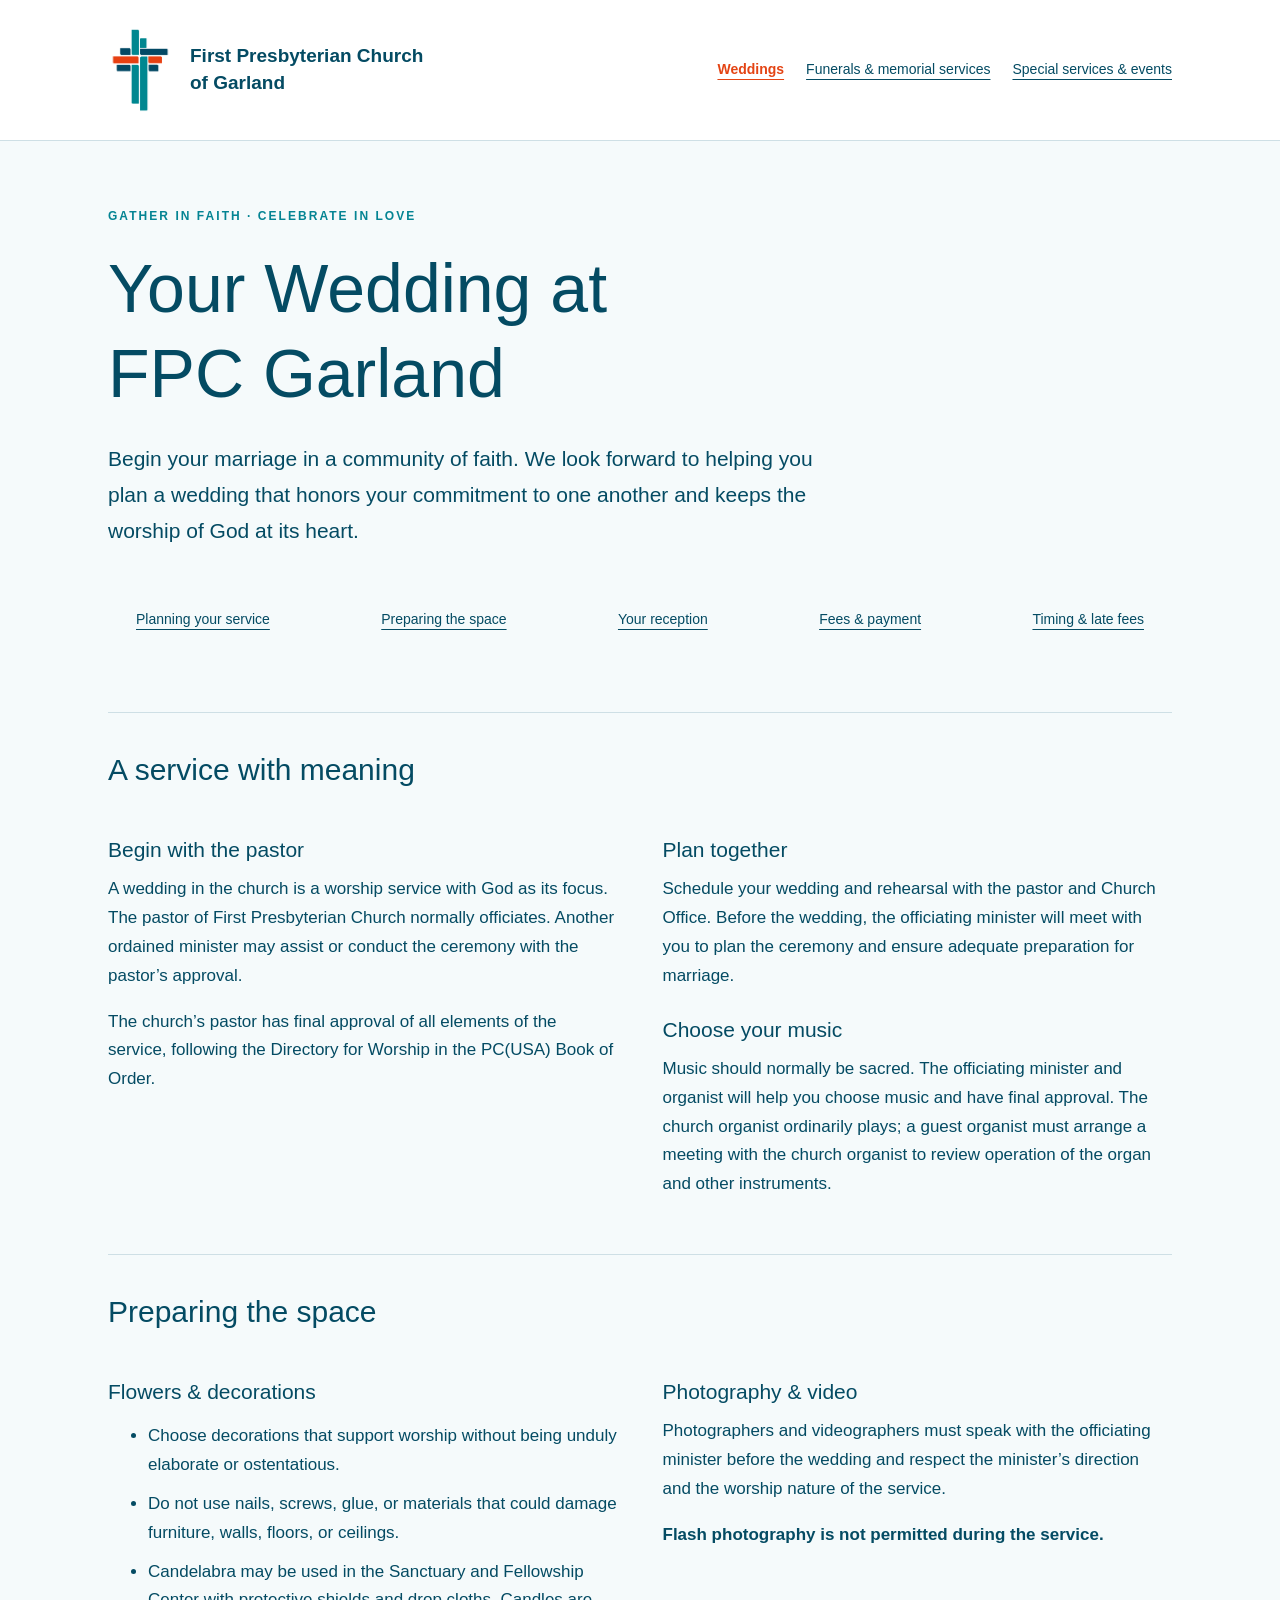
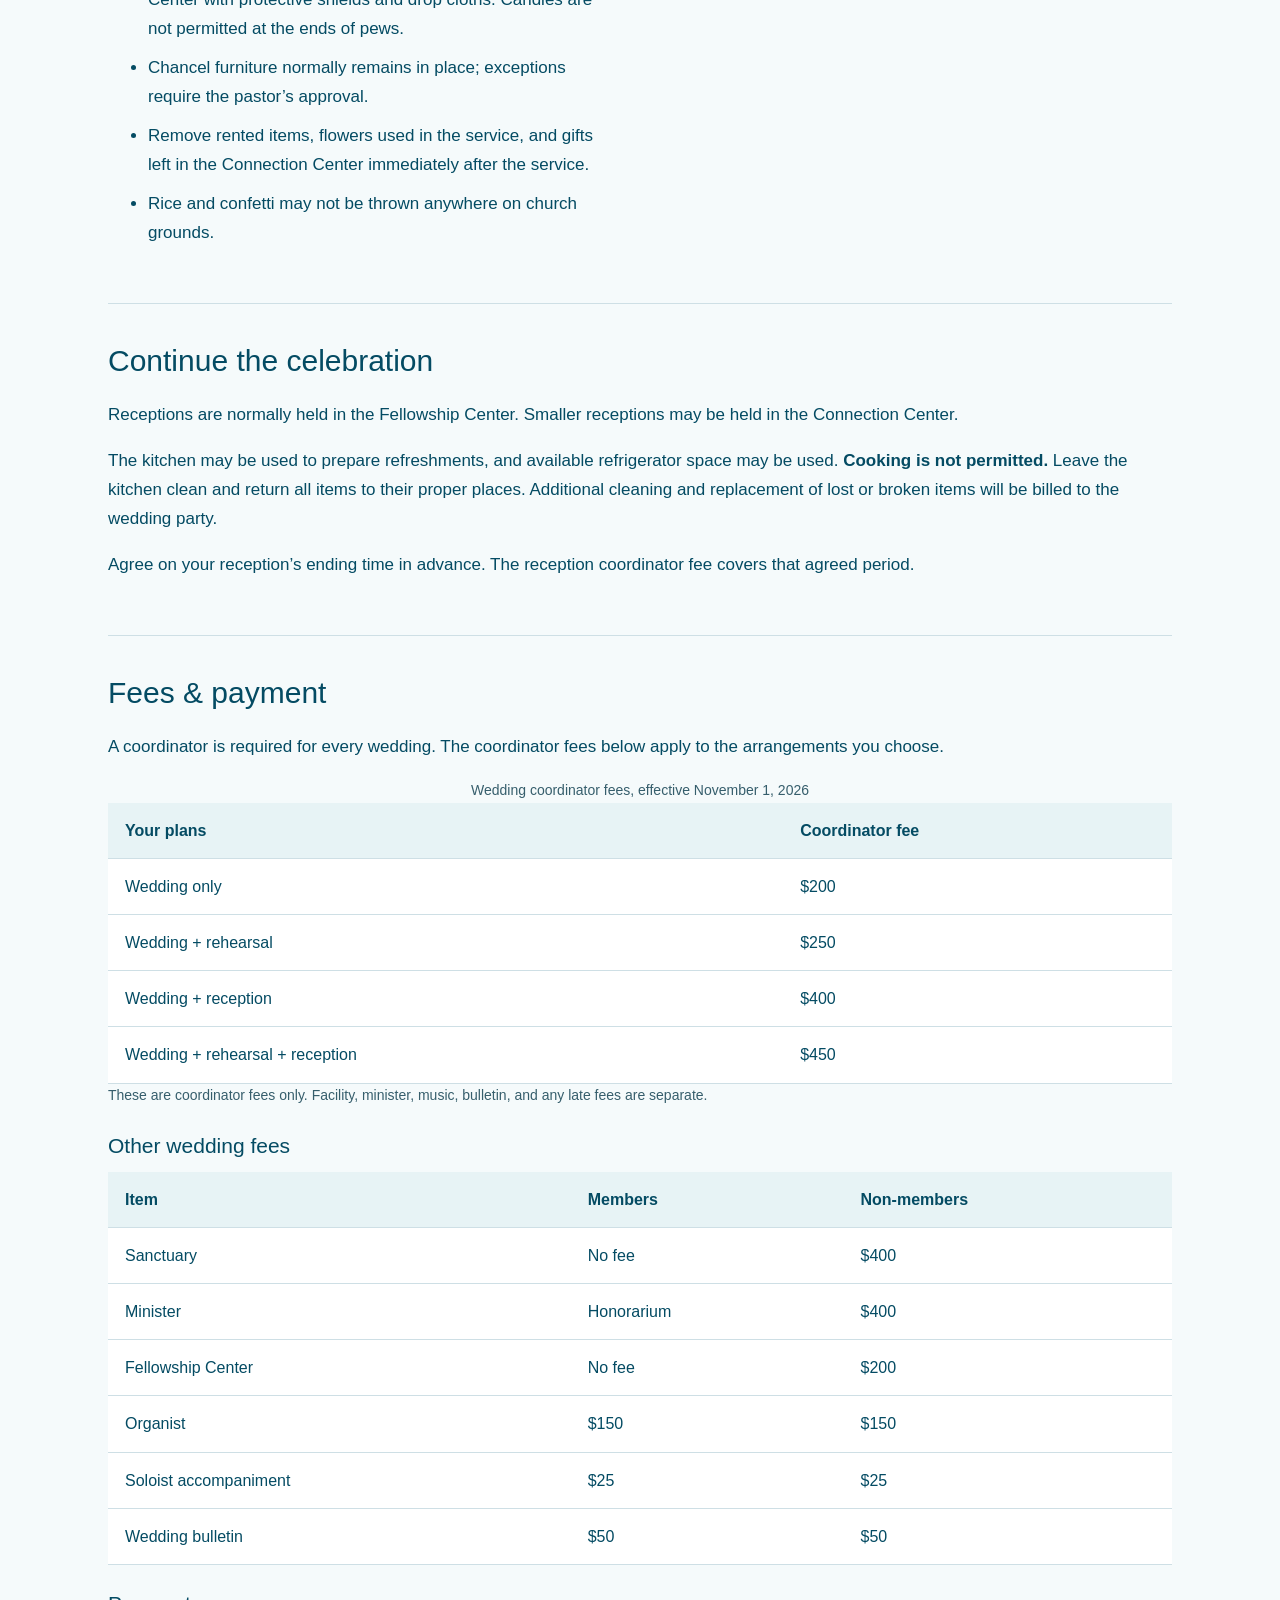
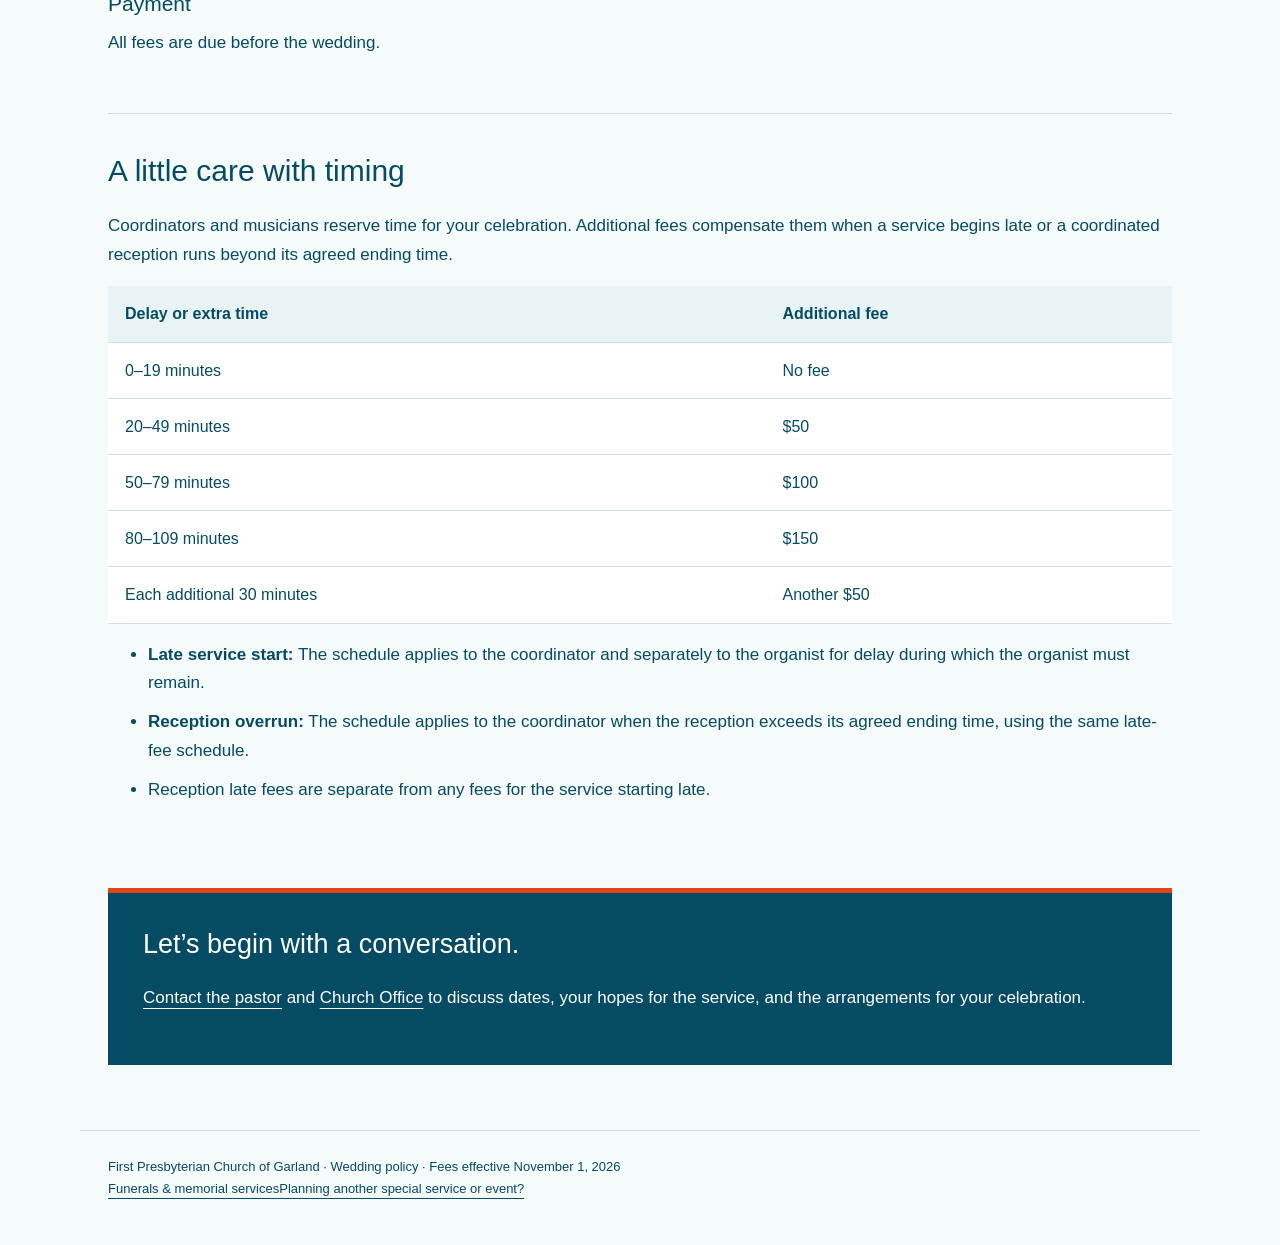
<file: index.html>
<!doctype html><html lang="en"><head><meta charset="utf-8"><meta name="viewport" content="width=device-width, initial-scale=1"><title>Weddings | First Presbyterian Church of Garland</title><link rel="stylesheet" href="styles.css"></head><body>
<header><nav aria-label="Main navigation"><a class="brand" href="index.html"><img src="church-logo.png" alt="" width="64" height="90"><span>First Presbyterian Church<br>of Garland</span></a><div class="links"><a href="index.html" aria-current="page">Weddings</a><a href="funerals.html">Funerals &amp; memorial services</a><a href="special-events.html">Special services &amp; events</a></div></nav></header>
<main><div class="eyebrow">Gather in faith · Celebrate in love</div><h1>Your Wedding at<br>FPC Garland</h1><p class="intro">Begin your marriage in a community of faith. We look forward to helping you plan a wedding that honors your commitment to one another and keeps the worship of God at its heart.</p>

<nav class="jump" aria-label="On this page"><a href="#planning">Planning your service</a><a href="#details">Preparing the space</a><a href="#reception">Your reception</a><a href="#fees">Fees &amp; payment</a><a href="#timing">Timing &amp; late fees</a></nav>
<section id="planning"><h2>A service with meaning</h2><div class="grid"><div><h3>Begin with the pastor</h3><p>A wedding in the church is a worship service with God as its focus. The pastor of First Presbyterian Church normally officiates. Another ordained minister may assist or conduct the ceremony with the pastor’s approval.</p><p>The church’s pastor has final approval of all elements of the service, following the Directory for Worship in the PC(USA) Book of Order.</p></div><div><h3>Plan together</h3><p>Schedule your wedding and rehearsal with the pastor and Church Office. Before the wedding, the officiating minister will meet with you to plan the ceremony and ensure adequate preparation for marriage.</p><h3>Choose your music</h3><p>Music should normally be sacred. The officiating minister and organist will help you choose music and have final approval. The church organist ordinarily plays; a guest organist must arrange a meeting with the church organist to review operation of the organ and other instruments.</p></div></div></section>
<section id="details"><h2>Preparing the space</h2><div class="grid"><div><h3>Flowers &amp; decorations</h3><ul><li>Choose decorations that support worship without being unduly elaborate or ostentatious.</li><li>Do not use nails, screws, glue, or materials that could damage furniture, walls, floors, or ceilings.</li><li>Candelabra may be used in the Sanctuary and Fellowship Center with protective shields and drop cloths. Candles are not permitted at the ends of pews.</li><li>Chancel furniture normally remains in place; exceptions require the pastor’s approval.</li><li>Remove rented items, flowers used in the service, and gifts left in the Connection Center immediately after the service.</li><li>Rice and confetti may not be thrown anywhere on church grounds.</li></ul></div><div><h3>Photography &amp; video</h3><p>Photographers and videographers must speak with the officiating minister before the wedding and respect the minister’s direction and the worship nature of the service.</p><p><strong>Flash photography is not permitted during the service.</strong></p></div></div></section>
<section id="reception"><h2>Continue the celebration</h2><p>Receptions are normally held in the Fellowship Center. Smaller receptions may be held in the Connection Center.</p><p>The kitchen may be used to prepare refreshments, and available refrigerator space may be used. <strong>Cooking is not permitted.</strong> Leave the kitchen clean and return all items to their proper places. Additional cleaning and replacement of lost or broken items will be billed to the wedding party.</p><p>Agree on your reception’s ending time in advance. The reception coordinator fee covers that agreed period.</p></section>
<section id="fees"><h2>Fees &amp; payment</h2><p>A coordinator is required for every wedding. The coordinator fees below apply to the arrangements you choose.</p><table><caption class="small">Wedding coordinator fees, effective November 1, 2026</caption><thead><tr><th scope="col">Your plans</th><th scope="col">Coordinator fee</th></tr></thead><tbody><tr><td>Wedding only</td><td>$200</td></tr><tr><td>Wedding + rehearsal</td><td>$250</td></tr><tr><td>Wedding + reception</td><td>$400</td></tr><tr><td>Wedding + rehearsal + reception</td><td>$450</td></tr></tbody></table><p class="small">These are coordinator fees only. Facility, minister, music, bulletin, and any late fees are separate.</p>
<h3>Other wedding fees</h3><table><thead><tr><th scope="col">Item</th><th scope="col">Members</th><th scope="col">Non-members</th></tr></thead><tbody><tr><td>Sanctuary</td><td>No fee</td><td>$400</td></tr><tr><td>Minister</td><td>Honorarium</td><td>$400</td></tr><tr><td>Fellowship Center</td><td>No fee</td><td>$200</td></tr><tr><td>Organist</td><td>$150</td><td>$150</td></tr><tr><td>Soloist accompaniment</td><td>$25</td><td>$25</td></tr><tr><td>Wedding bulletin</td><td>$50</td><td>$50</td></tr></tbody></table><h3>Payment</h3><p>All fees are due before the wedding.</p></section>
<section id="timing"><h2>A little care with timing</h2><p>Coordinators and musicians reserve time for your celebration. Additional fees compensate them when a service begins late or a coordinated reception runs beyond its agreed ending time.</p><table><thead><tr><th scope="col">Delay or extra time</th><th scope="col">Additional fee</th></tr></thead><tbody><tr><td>0–19 minutes</td><td>No fee</td></tr><tr><td>20–49 minutes</td><td>$50</td></tr><tr><td>50–79 minutes</td><td>$100</td></tr><tr><td>80–109 minutes</td><td>$150</td></tr><tr><td>Each additional 30 minutes</td><td>Another $50</td></tr></tbody></table><ul><li><strong>Late service start:</strong> The schedule applies to the coordinator and separately to the organist for delay during which the organist must remain.</li><li><strong>Reception overrun:</strong> The schedule applies to the coordinator when the reception exceeds its agreed ending time, using the same late-fee schedule.</li><li>Reception late fees are separate from any fees for the service starting late.</li></ul></section>
<div class="callout"><h2>Let’s begin with a conversation.</h2><p><a href="mailto:danandersonlittle@gmail.com">Contact the pastor</a> and <a href="mailto:fpcgarlandtx@gmail.com">Church Office</a> to discuss dates, your hopes for the service, and the arrangements for your celebration.</p></div></main><footer>First Presbyterian Church of Garland · Wedding policy · Fees effective November 1, 2026<br><a href="funerals.html">Funerals &amp; memorial services</a><a href="special-events.html">Planning another special service or event?</a></footer></body></html>
</file>
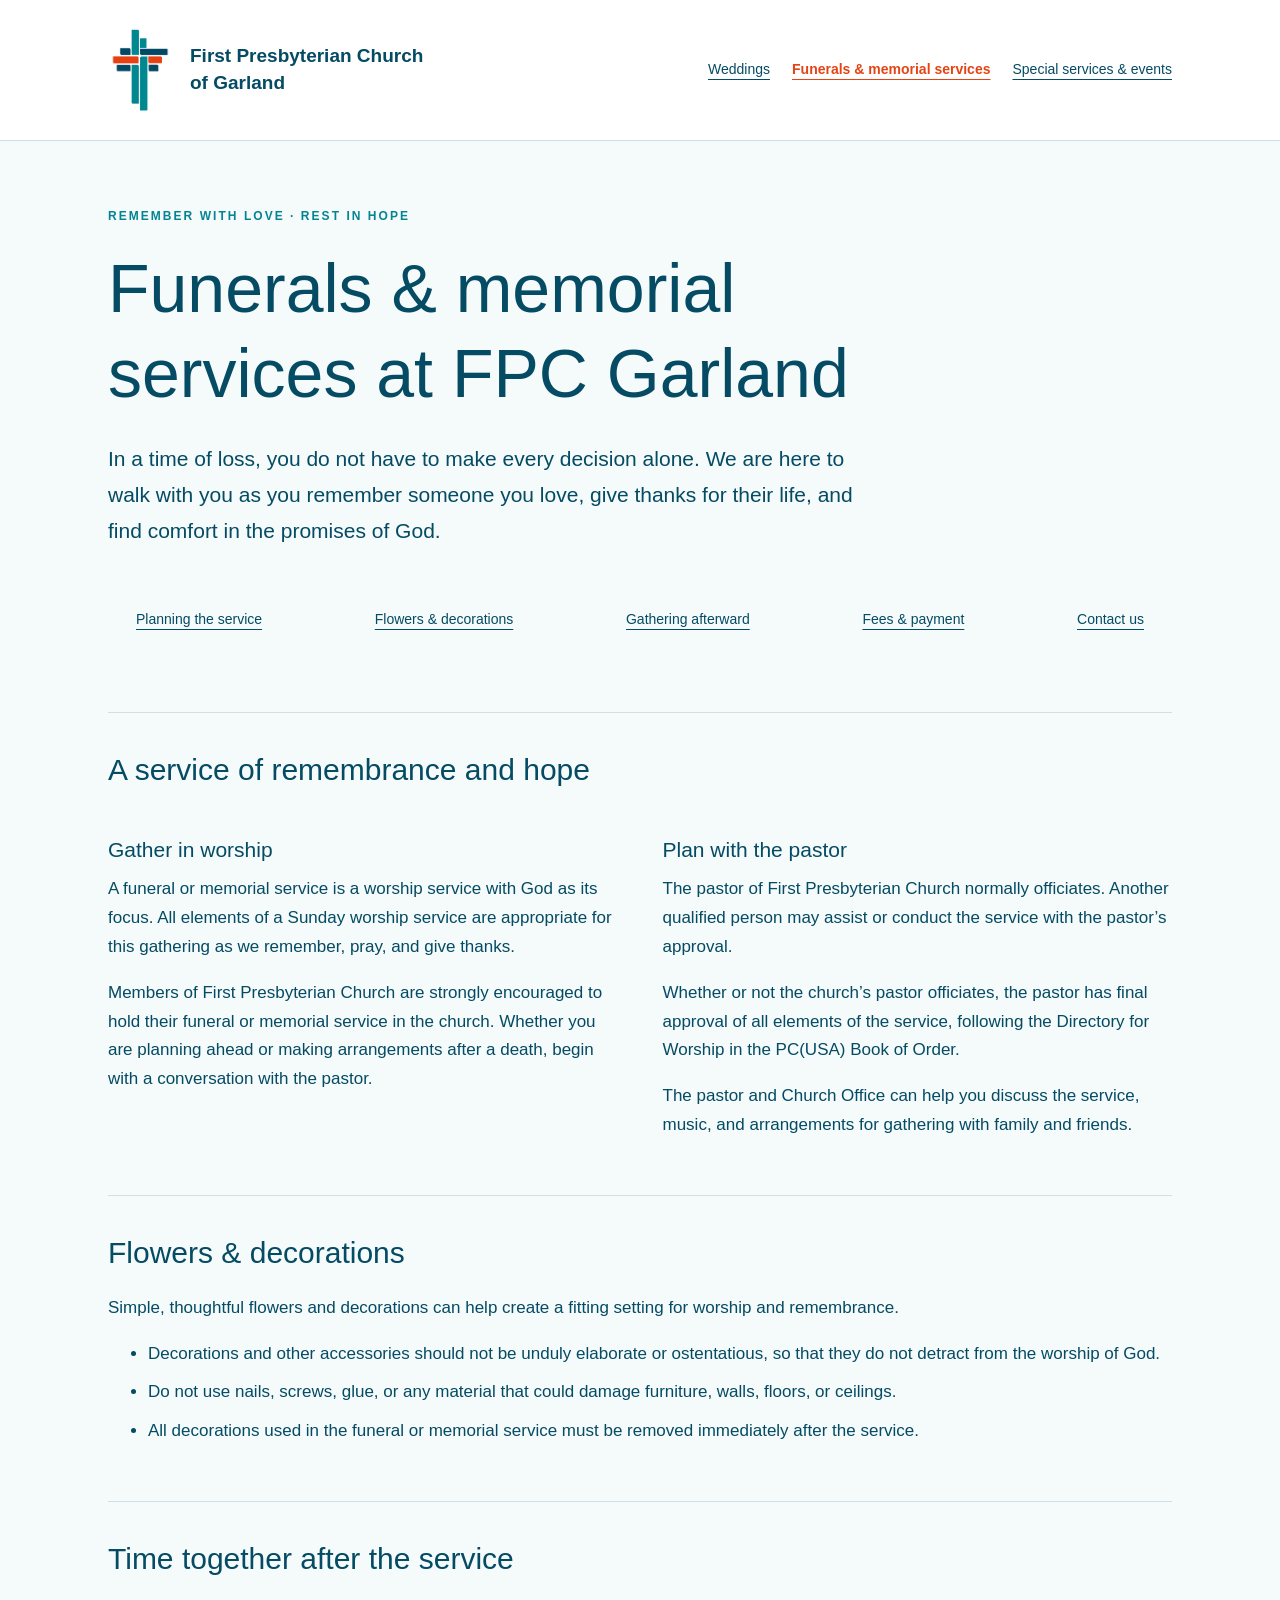
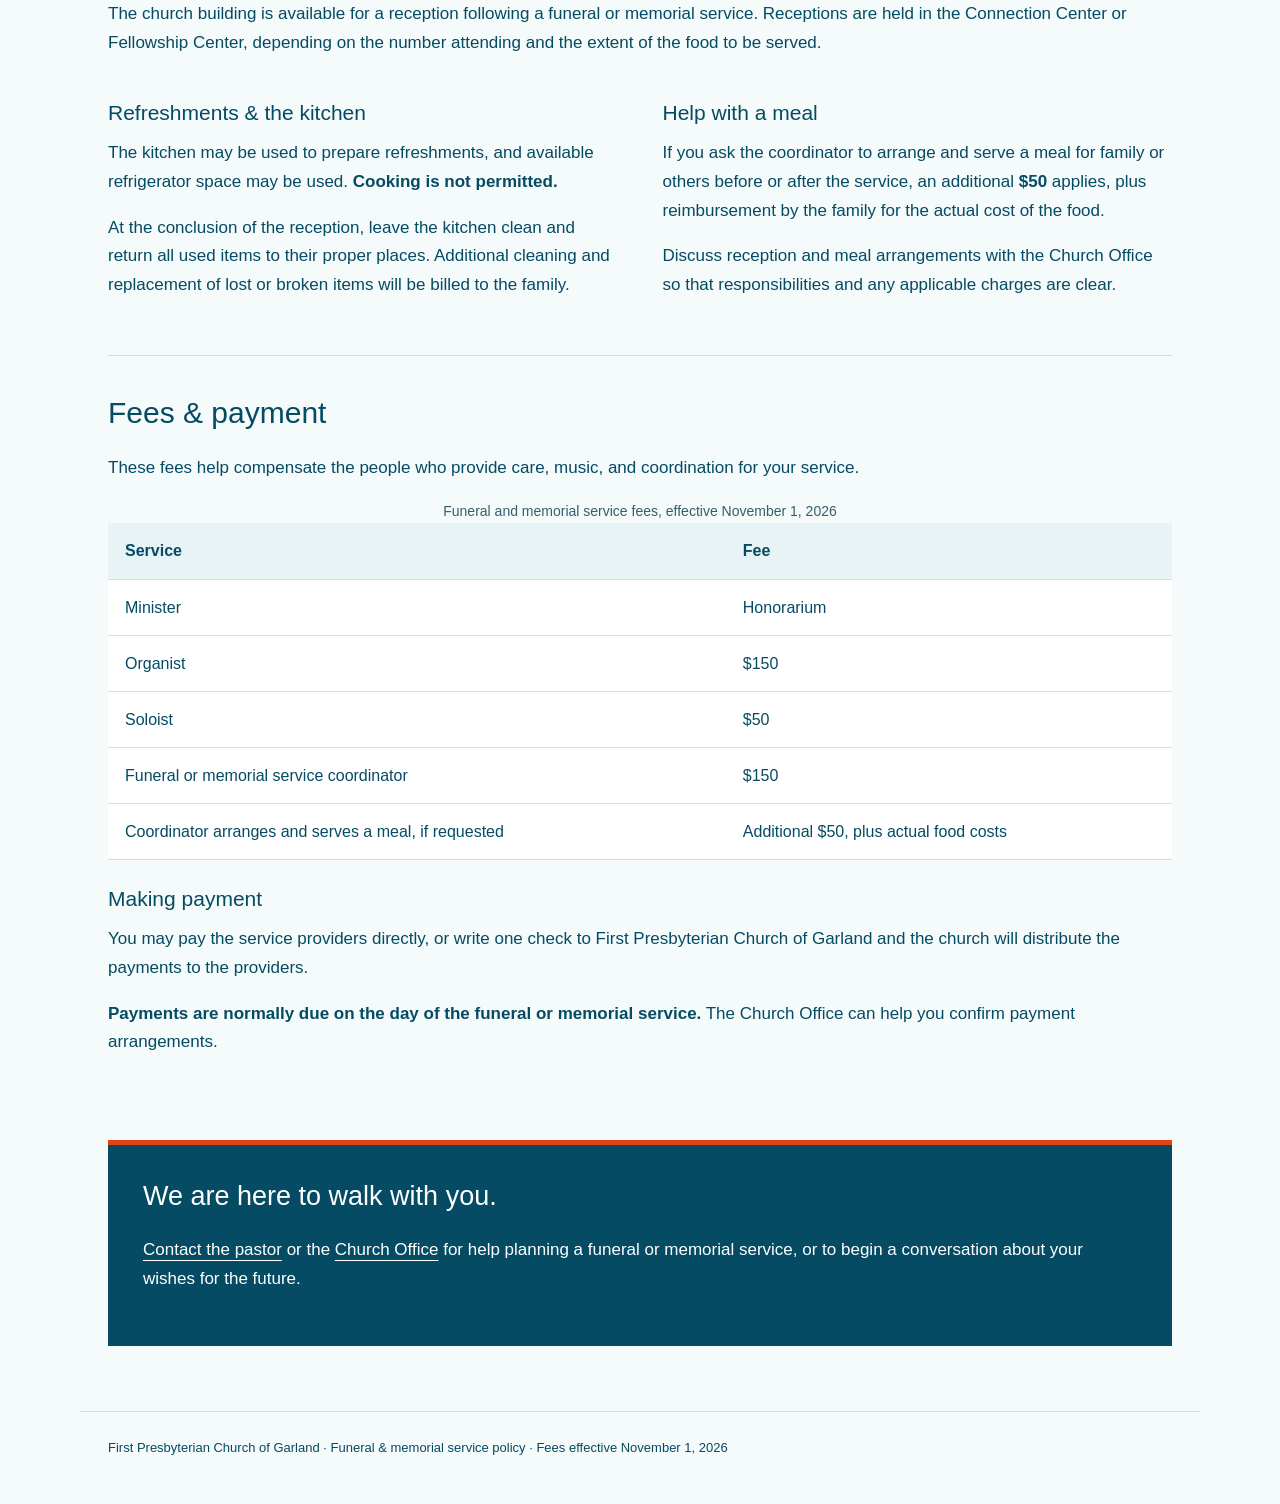
<file: funerals.html>
<!doctype html>
<html lang="en">
<head><meta charset="utf-8"><meta name="viewport" content="width=device-width, initial-scale=1"><meta name="description" content="Planning a funeral or memorial service at First Presbyterian Church of Garland: pastoral care, worship, receptions, and fees."><title>Funerals &amp; Memorial Services | First Presbyterian Church of Garland</title><link rel="stylesheet" href="styles.css"></head>
<body>
<header><nav aria-label="Main navigation"><a class="brand" href="index.html"><img src="church-logo.png" alt="" width="64" height="90"><span>First Presbyterian Church<br>of Garland</span></a><div class="links"><a href="index.html">Weddings</a><a href="funerals.html" aria-current="page">Funerals &amp; memorial services</a><a href="special-events.html">Special services &amp; events</a></div></nav></header>
<main>
<div class="eyebrow">Remember with love · Rest in hope</div>
<h1>Funerals &amp; memorial<br>services at FPC Garland</h1>
<p class="intro">In a time of loss, you do not have to make every decision alone. We are here to walk with you as you remember someone you love, give thanks for their life, and find comfort in the promises of God.</p>

<nav class="jump" aria-label="On this page"><a href="#planning">Planning the service</a><a href="#flowers">Flowers &amp; decorations</a><a href="#reception">Gathering afterward</a><a href="#fees">Fees &amp; payment</a><a href="#contact">Contact us</a></nav>
<section id="planning"><h2>A service of remembrance and hope</h2><div class="grid"><div><h3>Gather in worship</h3><p>A funeral or memorial service is a worship service with God as its focus. All elements of a Sunday worship service are appropriate for this gathering as we remember, pray, and give thanks.</p><p>Members of First Presbyterian Church are strongly encouraged to hold their funeral or memorial service in the church. Whether you are planning ahead or making arrangements after a death, begin with a conversation with the pastor.</p></div><div><h3>Plan with the pastor</h3><p>The pastor of First Presbyterian Church normally officiates. Another qualified person may assist or conduct the service with the pastor’s approval.</p><p>Whether or not the church’s pastor officiates, the pastor has final approval of all elements of the service, following the Directory for Worship in the PC(USA) Book of Order.</p><p>The pastor and Church Office can help you discuss the service, music, and arrangements for gathering with family and friends.</p></div></div></section>
<section id="flowers"><h2>Flowers &amp; decorations</h2><p>Simple, thoughtful flowers and decorations can help create a fitting setting for worship and remembrance.</p><ul><li>Decorations and other accessories should not be unduly elaborate or ostentatious, so that they do not detract from the worship of God.</li><li>Do not use nails, screws, glue, or any material that could damage furniture, walls, floors, or ceilings.</li><li>All decorations used in the funeral or memorial service must be removed immediately after the service.</li></ul></section>
<section id="reception"><h2>Time together after the service</h2><p>The church building is available for a reception following a funeral or memorial service. Receptions are held in the Connection Center or Fellowship Center, depending on the number attending and the extent of the food to be served.</p><div class="grid"><div><h3>Refreshments &amp; the kitchen</h3><p>The kitchen may be used to prepare refreshments, and available refrigerator space may be used. <strong>Cooking is not permitted.</strong></p><p>At the conclusion of the reception, leave the kitchen clean and return all used items to their proper places. Additional cleaning and replacement of lost or broken items will be billed to the family.</p></div><div><h3>Help with a meal</h3><p>If you ask the coordinator to arrange and serve a meal for family or others before or after the service, an additional <strong>$50</strong> applies, plus reimbursement by the family for the actual cost of the food.</p><p>Discuss reception and meal arrangements with the Church Office so that responsibilities and any applicable charges are clear.</p></div></div></section>
<section id="fees"><h2>Fees &amp; payment</h2><p>These fees help compensate the people who provide care, music, and coordination for your service.</p><table><caption class="small">Funeral and memorial service fees, effective November 1, 2026</caption><thead><tr><th scope="col">Service</th><th scope="col">Fee</th></tr></thead><tbody><tr><td>Minister</td><td>Honorarium</td></tr><tr><td>Organist</td><td>$150</td></tr><tr><td>Soloist</td><td>$50</td></tr><tr><td>Funeral or memorial service coordinator</td><td>$150</td></tr><tr><td>Coordinator arranges and serves a meal, if requested</td><td>Additional $50, plus actual food costs</td></tr></tbody></table><h3>Making payment</h3><p>You may pay the service providers directly, or write one check to First Presbyterian Church of Garland and the church will distribute the payments to the providers.</p><p><strong>Payments are normally due on the day of the funeral or memorial service.</strong> The Church Office can help you confirm payment arrangements.</p></section>
<div class="callout" id="contact"><h2>We are here to walk with you.</h2><p><a href="mailto:danandersonlittle@gmail.com">Contact the pastor</a> or the <a href="mailto:fpcgarlandtx@gmail.com">Church Office</a> for help planning a funeral or memorial service, or to begin a conversation about your wishes for the future.</p></div>
</main><footer>First Presbyterian Church of Garland · Funeral &amp; memorial service policy · Fees effective November 1, 2026</footer>
</body></html>
</file>
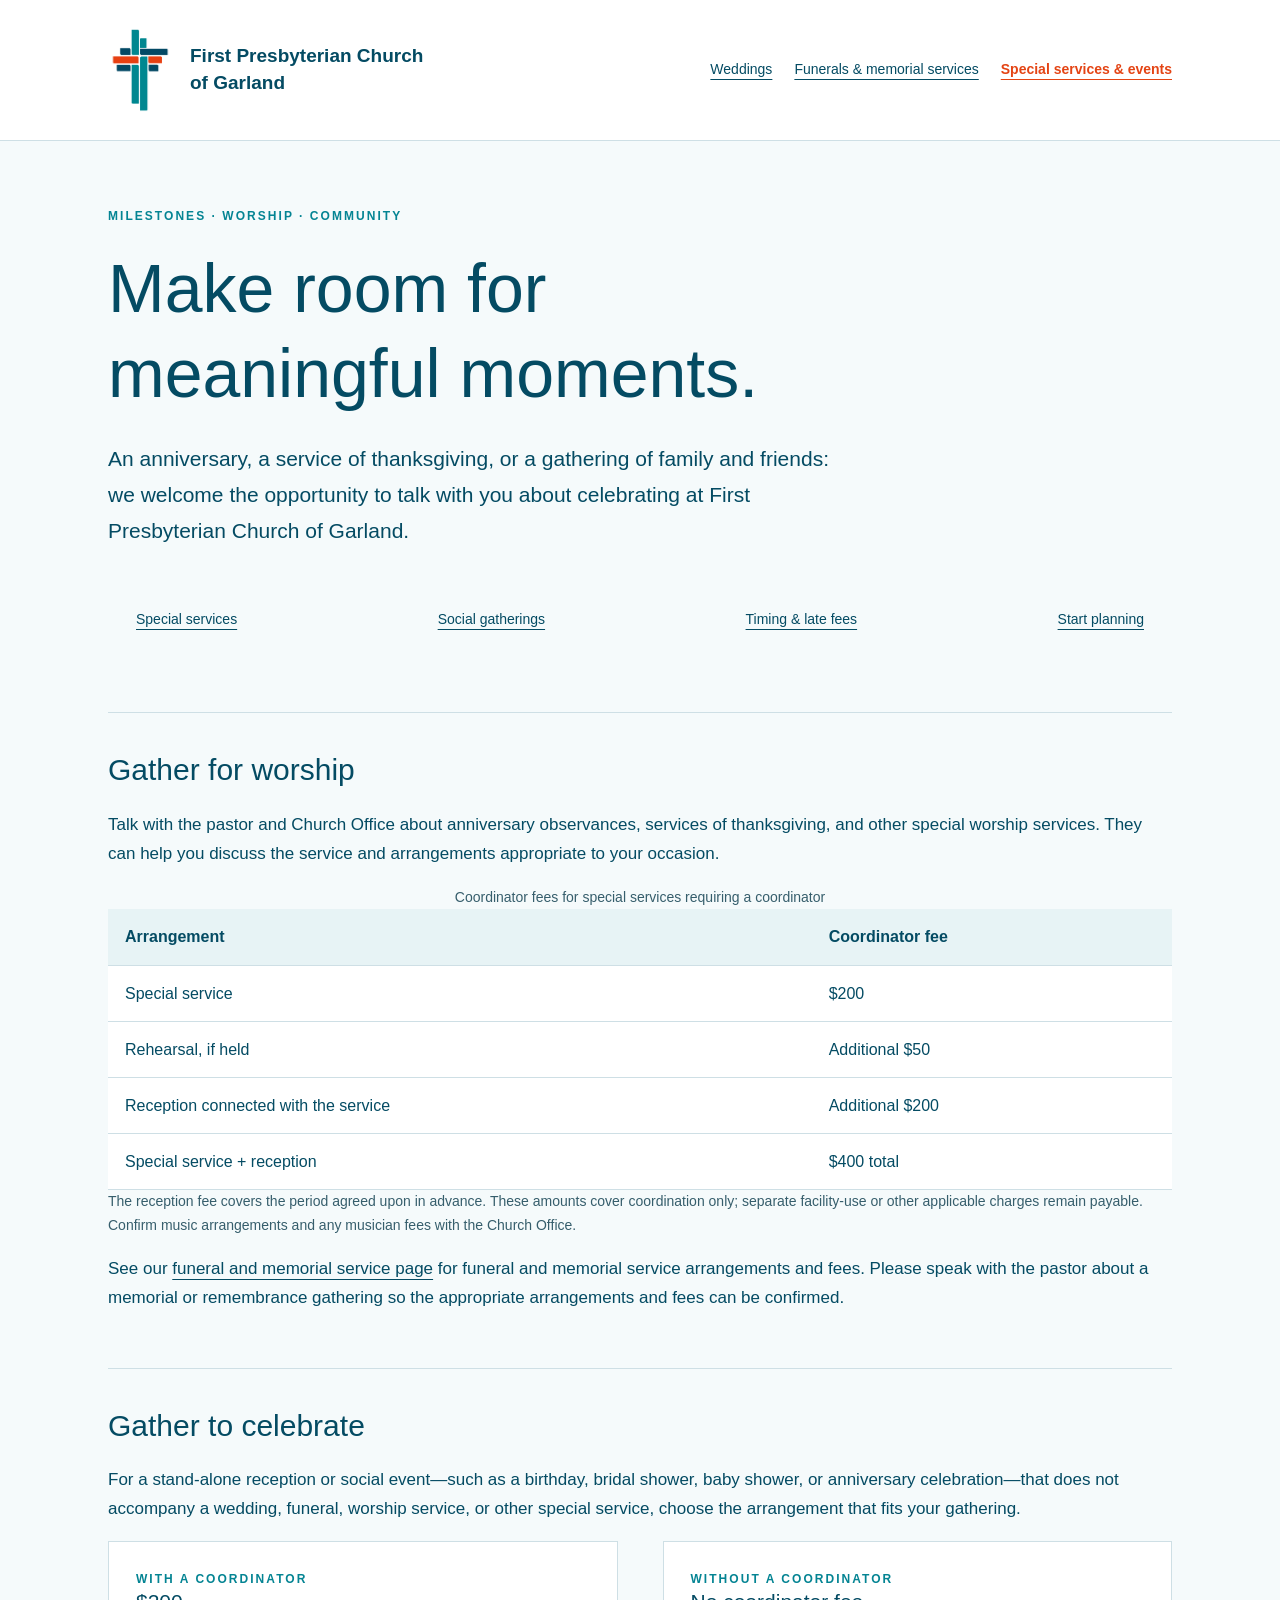
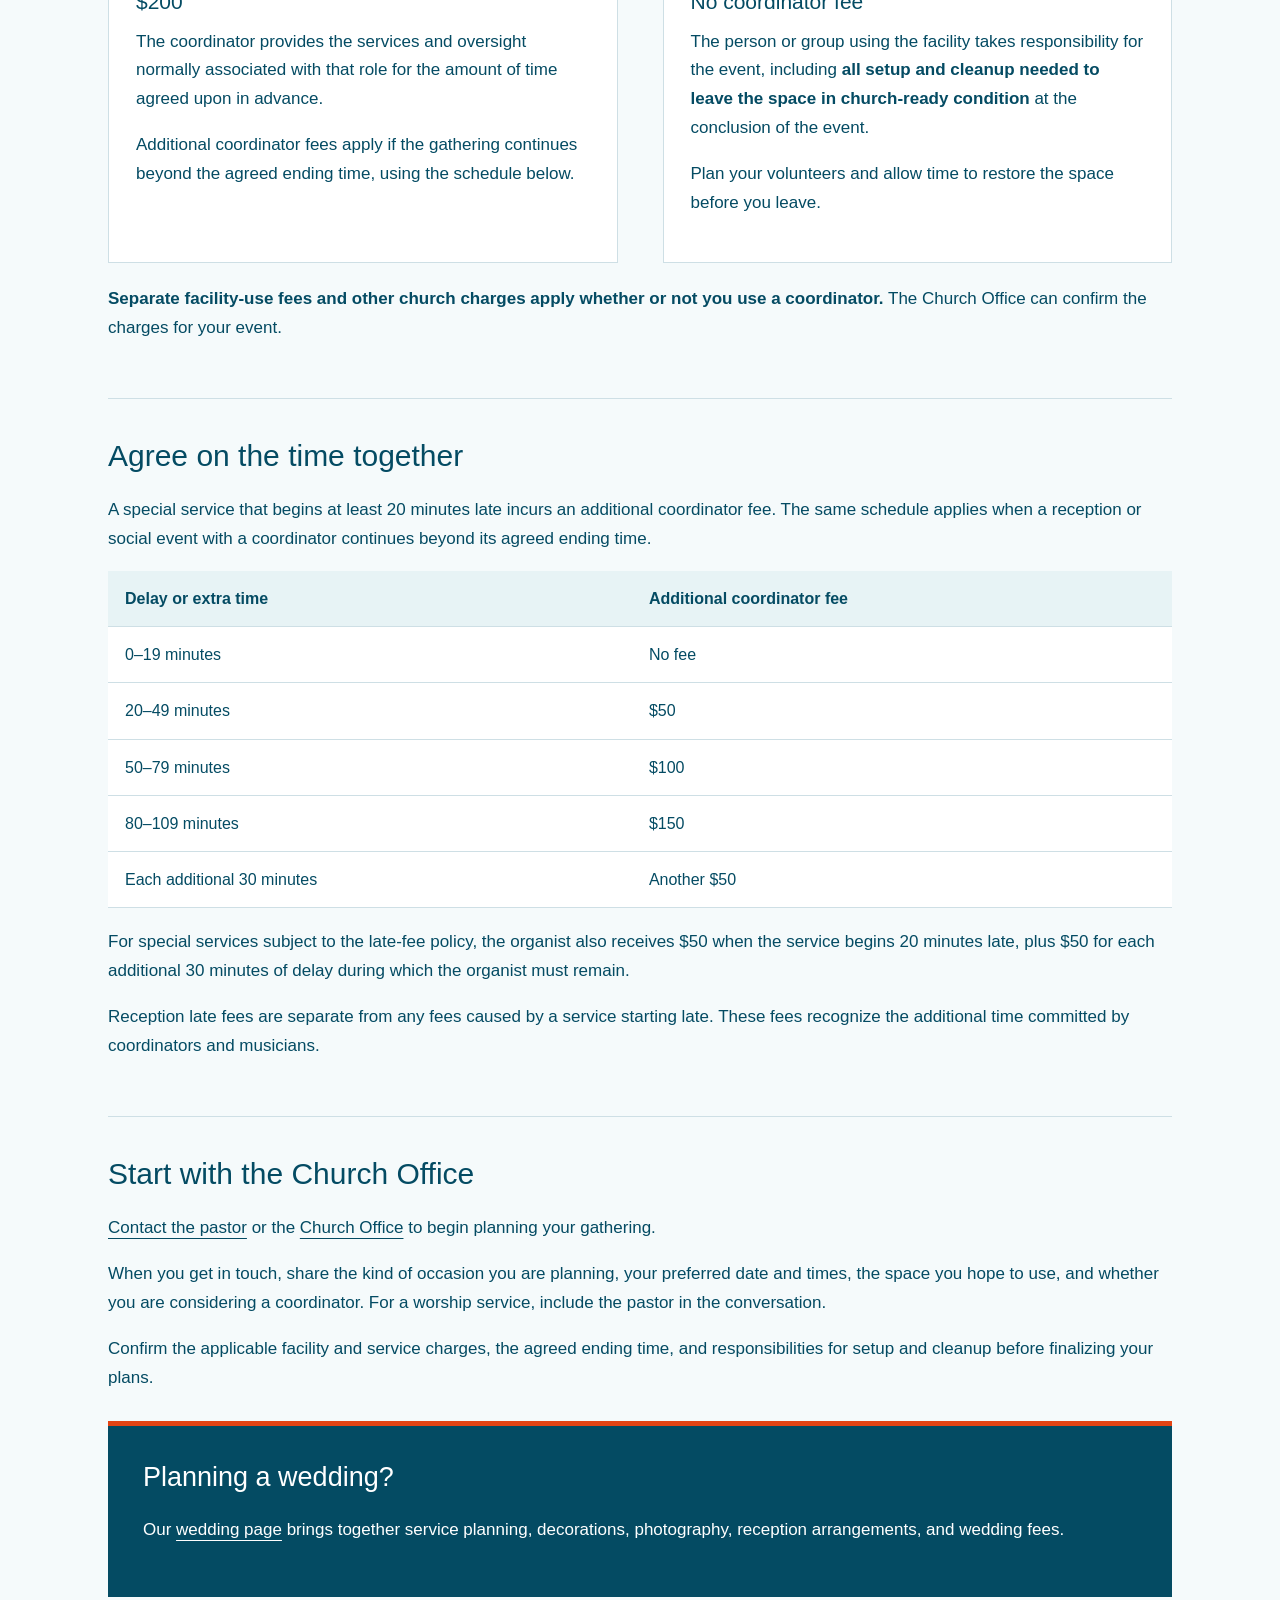
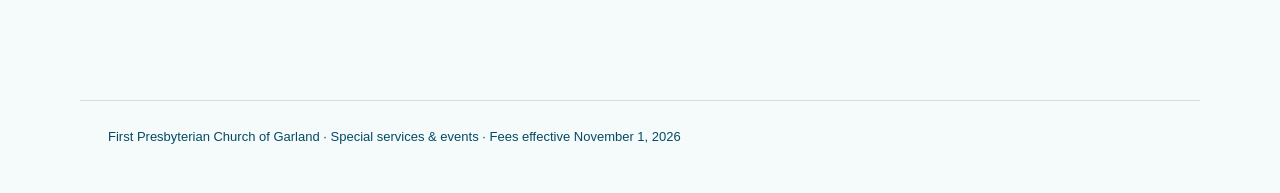
<file: special-events.html>
<!doctype html><html lang="en"><head><meta charset="utf-8"><meta name="viewport" content="width=device-width, initial-scale=1"><title>Special Services &amp; Events | First Presbyterian Church of Garland</title><link rel="stylesheet" href="styles.css"></head><body><header><nav aria-label="Main navigation"><a class="brand" href="index.html"><img src="church-logo.png" alt="" width="64" height="90"><span>First Presbyterian Church<br>of Garland</span></a><div class="links"><a href="index.html">Weddings</a><a href="funerals.html">Funerals &amp; memorial services</a><a href="special-events.html" aria-current="page">Special services &amp; events</a></div></nav></header><main><div class="eyebrow">Milestones · Worship · Community</div><h1>Make room for<br>meaningful moments.</h1><p class="intro">An anniversary, a service of thanksgiving, or a gathering of family and friends: we welcome the opportunity to talk with you about celebrating at First Presbyterian Church of Garland.</p><nav class="jump" aria-label="On this page"><a href="#services">Special services</a><a href="#social">Social gatherings</a><a href="#timing">Timing &amp; late fees</a><a href="#planning">Start planning</a></nav>
<section id="services"><h2>Gather for worship</h2><p>Talk with the pastor and Church Office about anniversary observances, services of thanksgiving, and other special worship services. They can help you discuss the service and arrangements appropriate to your occasion.</p><table><caption class="small">Coordinator fees for special services requiring a coordinator</caption><thead><tr><th scope="col">Arrangement</th><th scope="col">Coordinator fee</th></tr></thead><tbody><tr><td>Special service</td><td>$200</td></tr><tr><td>Rehearsal, if held</td><td>Additional $50</td></tr><tr><td>Reception connected with the service</td><td>Additional $200</td></tr><tr><td>Special service + reception</td><td>$400 total</td></tr></tbody></table><p class="small">The reception fee covers the period agreed upon in advance. These amounts cover coordination only; separate facility-use or other applicable charges remain payable. Confirm music arrangements and any musician fees with the Church Office.</p><p>See our <a href="funerals.html">funeral and memorial service page</a> for funeral and memorial service arrangements and fees. Please speak with the pastor about a memorial or remembrance gathering so the appropriate arrangements and fees can be confirmed.</p></section>
<section id="social"><h2>Gather to celebrate</h2><p>For a stand-alone reception or social event—such as a birthday, bridal shower, baby shower, or anniversary celebration—that does not accompany a wedding, funeral, worship service, or other special service, choose the arrangement that fits your gathering.</p><div class="grid"><article class="card"><div class="eyebrow">With a coordinator</div><h3>$200</h3><p>The coordinator provides the services and oversight normally associated with that role for the amount of time agreed upon in advance.</p><p>Additional coordinator fees apply if the gathering continues beyond the agreed ending time, using the schedule below.</p></article><article class="card"><div class="eyebrow">Without a coordinator</div><h3>No coordinator fee</h3><p>The person or group using the facility takes responsibility for the event, including <strong>all setup and cleanup needed to leave the space in church-ready condition</strong> at the conclusion of the event.</p><p>Plan your volunteers and allow time to restore the space before you leave.</p></article></div><p style="margin-top:22px"><strong>Separate facility-use fees and other church charges apply whether or not you use a coordinator.</strong> The Church Office can confirm the charges for your event.</p></section>
<section id="timing"><h2>Agree on the time together</h2><p>A special service that begins at least 20 minutes late incurs an additional coordinator fee. The same schedule applies when a reception or social event with a coordinator continues beyond its agreed ending time.</p><table><thead><tr><th scope="col">Delay or extra time</th><th scope="col">Additional coordinator fee</th></tr></thead><tbody><tr><td>0–19 minutes</td><td>No fee</td></tr><tr><td>20–49 minutes</td><td>$50</td></tr><tr><td>50–79 minutes</td><td>$100</td></tr><tr><td>80–109 minutes</td><td>$150</td></tr><tr><td>Each additional 30 minutes</td><td>Another $50</td></tr></tbody></table><p style="margin-top:20px">For special services subject to the late-fee policy, the organist also receives $50 when the service begins 20 minutes late, plus $50 for each additional 30 minutes of delay during which the organist must remain.</p><p>Reception late fees are separate from any fees caused by a service starting late. These fees recognize the additional time committed by coordinators and musicians.</p></section>
<section id="planning"><h2>Start with the Church Office</h2><p><a href="mailto:danandersonlittle@gmail.com">Contact the pastor</a> or the <a href="mailto:fpcgarlandtx@gmail.com">Church Office</a> to begin planning your gathering.</p><p>When you get in touch, share the kind of occasion you are planning, your preferred date and times, the space you hope to use, and whether you are considering a coordinator. For a worship service, include the pastor in the conversation.</p><p>Confirm the applicable facility and service charges, the agreed ending time, and responsibilities for setup and cleanup before finalizing your plans.</p><div class="callout"><h2>Planning a wedding?</h2><p>Our <a href="index.html">wedding page</a> brings together service planning, decorations, photography, reception arrangements, and wedding fees.</p></div></section></main><footer>First Presbyterian Church of Garland · Special services &amp; events · Fees effective November 1, 2026</footer></body></html>
</file>
<file: styles.css>
:root{--ink:#044b63;--green:#048493;--cream:#f5fafb;--gold:#e44414}*{box-sizing:border-box}body{margin:0;background:var(--cream);color:var(--ink);font:17px/1.7 Corbel,'Segoe UI',Arial,sans-serif}header{border-bottom:1px solid #cedfe5;background:#ffffff}nav{max-width:1120px;margin:auto;padding:25px 28px;display:flex;justify-content:space-between;gap:24px;align-items:center}a{color:inherit;text-underline-offset:5px}nav a{font-size:14px}nav .brand{font-size:16px;font-weight:700;text-decoration:none;max-width:300px;line-height:1.4}.links{display:flex;gap:24px}main{max-width:1120px;margin:auto;padding:65px 28px}.eyebrow{text-transform:uppercase;letter-spacing:.17em;font-size:12px;font-weight:700;color:#048493}h1,h2,h3{font-family:Corbel,'Segoe UI',Arial,sans-serif;line-height:1.25;font-weight:400}h1{font-size:clamp(38px,6vw,68px);max-width:850px;margin:20px 0 25px}h2{font-size:30px;margin:0 0 22px}h3{font-size:21px;margin:26px 0 12px}.intro{font-size:21px;max-width:750px}.notice{border-left:3px solid var(--gold);padding:15px 20px;background:#fff1eb;font-size:14px;margin:32px 0}.jump{display:flex;flex-wrap:wrap;gap:12px 26px;margin:35px 0 55px;font-size:14px}section{border-top:1px solid #cedfe5;padding:38px 0;scroll-margin-top:25px}.grid{display:grid;grid-template-columns:1fr 1fr;gap:45px}.card{background:white;padding:27px;border:1px solid #cedfe5}.card h3{margin-top:0}p{margin:0 0 17px}li{margin-bottom:10px}table{border-collapse:collapse;width:100%;background:#ffffff;font-size:16px}th,td{text-align:left;padding:14px 17px;border-bottom:1px solid #cedfe5;vertical-align:top}th{background:#e7f3f5;font-weight:600}td:last-child{min-width:125px}.small{font-size:14px;color:#365e6c}.callout{background:var(--green);color:#ffffff;padding:35px;margin-top:28px}.callout h2{font-size:27px}footer{max-width:1120px;margin:auto;padding:25px 28px 45px;font-size:13px;border-top:1px solid #cedfe5}@media(max-width:650px){nav{align-items:flex-start;flex-direction:column}.grid{grid-template-columns:1fr;gap:20px}main{padding-top:40px}th,td{padding:12px 10px;font-size:14px}}@media print{nav,.jump{display:none}main{padding:10px}body{background:white;font-size:11pt}h1{font-size:30pt}section{break-inside:avoid}.notice{background:white}.callout{background:white;color:black}a{text-decoration:none}}

nav a[aria-current='page']{color:#e44414;font-weight:700}.callout{background:#044b63;border-top:5px solid #e44414}h1,h2,h3{color:#044b63}.callout h2{color:white}a:hover{color:#e44414}a:focus-visible{outline:3px solid #048493;outline-offset:5px}.eyebrow{font-weight:700}


nav .brand{display:flex;align-items:center;gap:18px;max-width:390px;font-size:19px}nav .brand img{width:64px;height:90px;object-fit:contain;flex-shrink:0}@media(max-width:650px){nav .brand{font-size:18px}nav .brand img{width:50px;height:70px}}


header .links{flex-wrap:wrap;gap:12px 22px}header .links a{white-space:nowrap}@media(max-width:900px){header nav{align-items:flex-start;flex-direction:column}}
</file>
